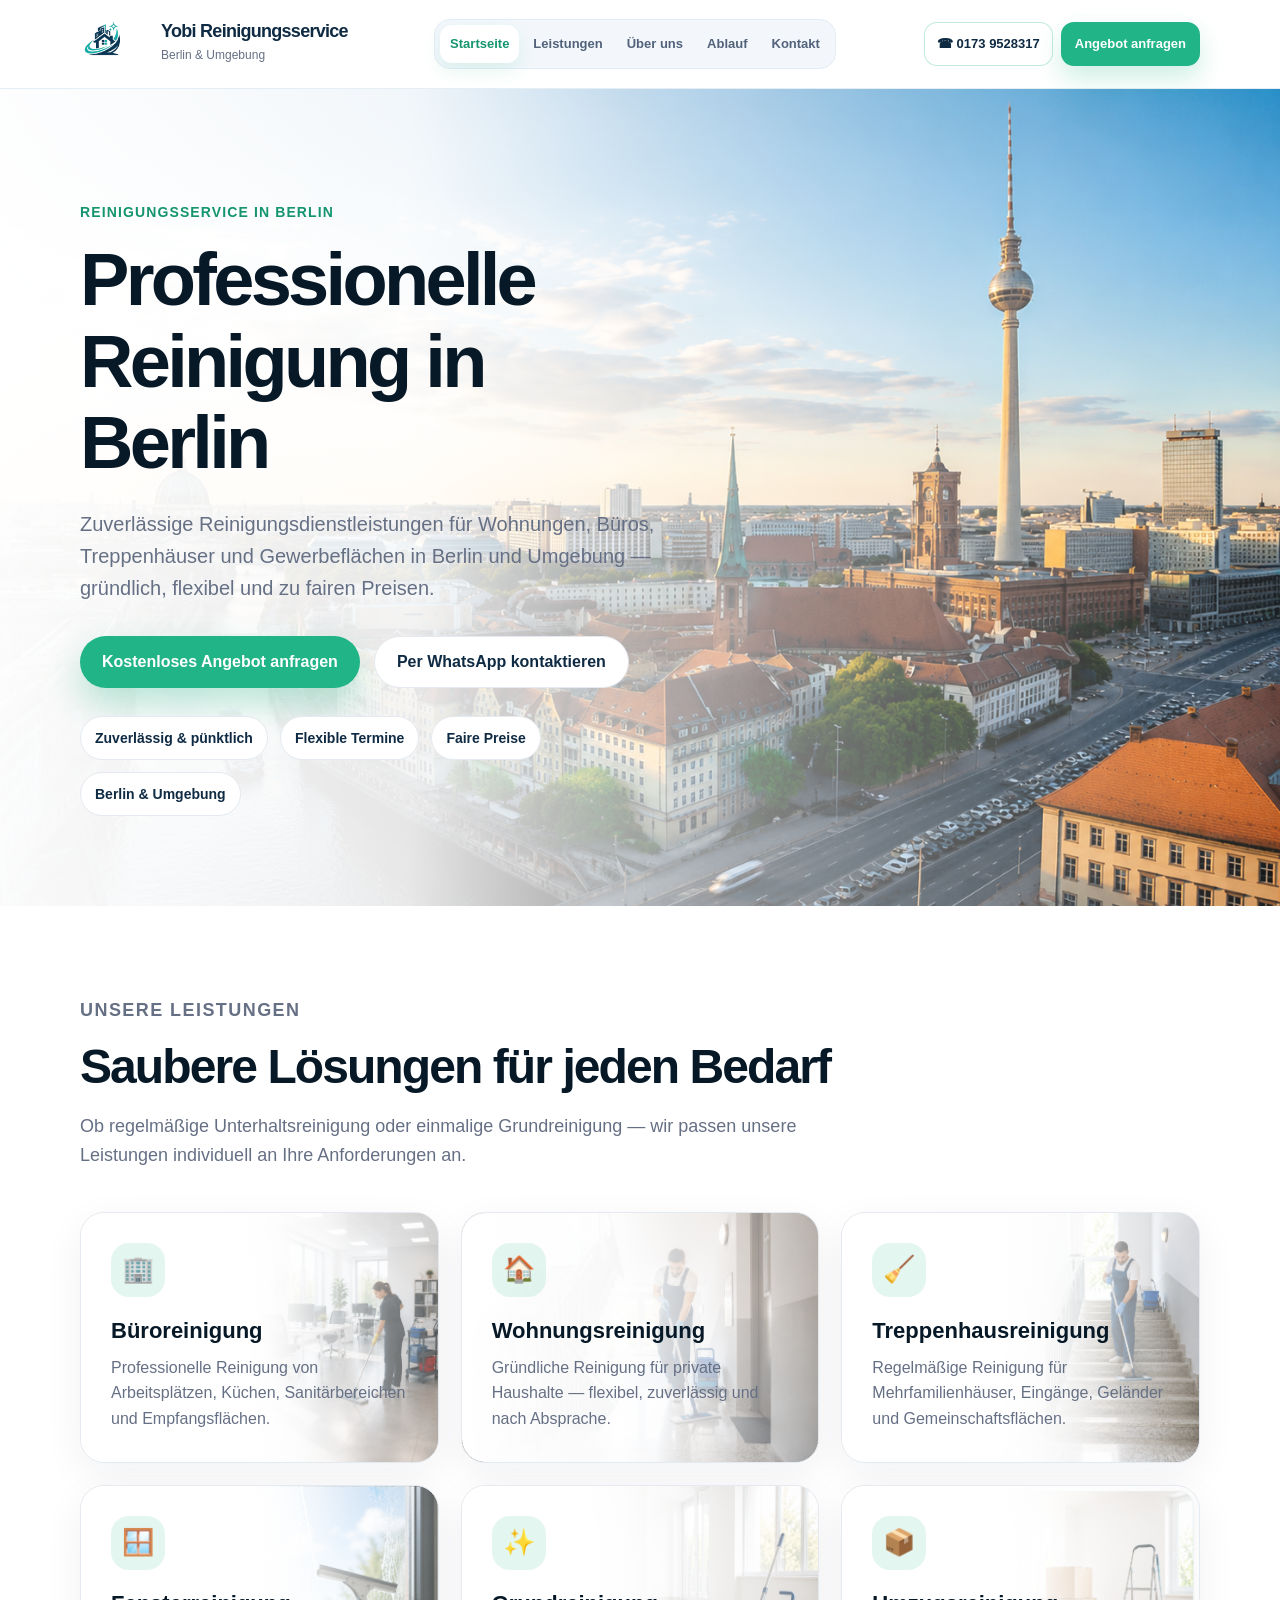
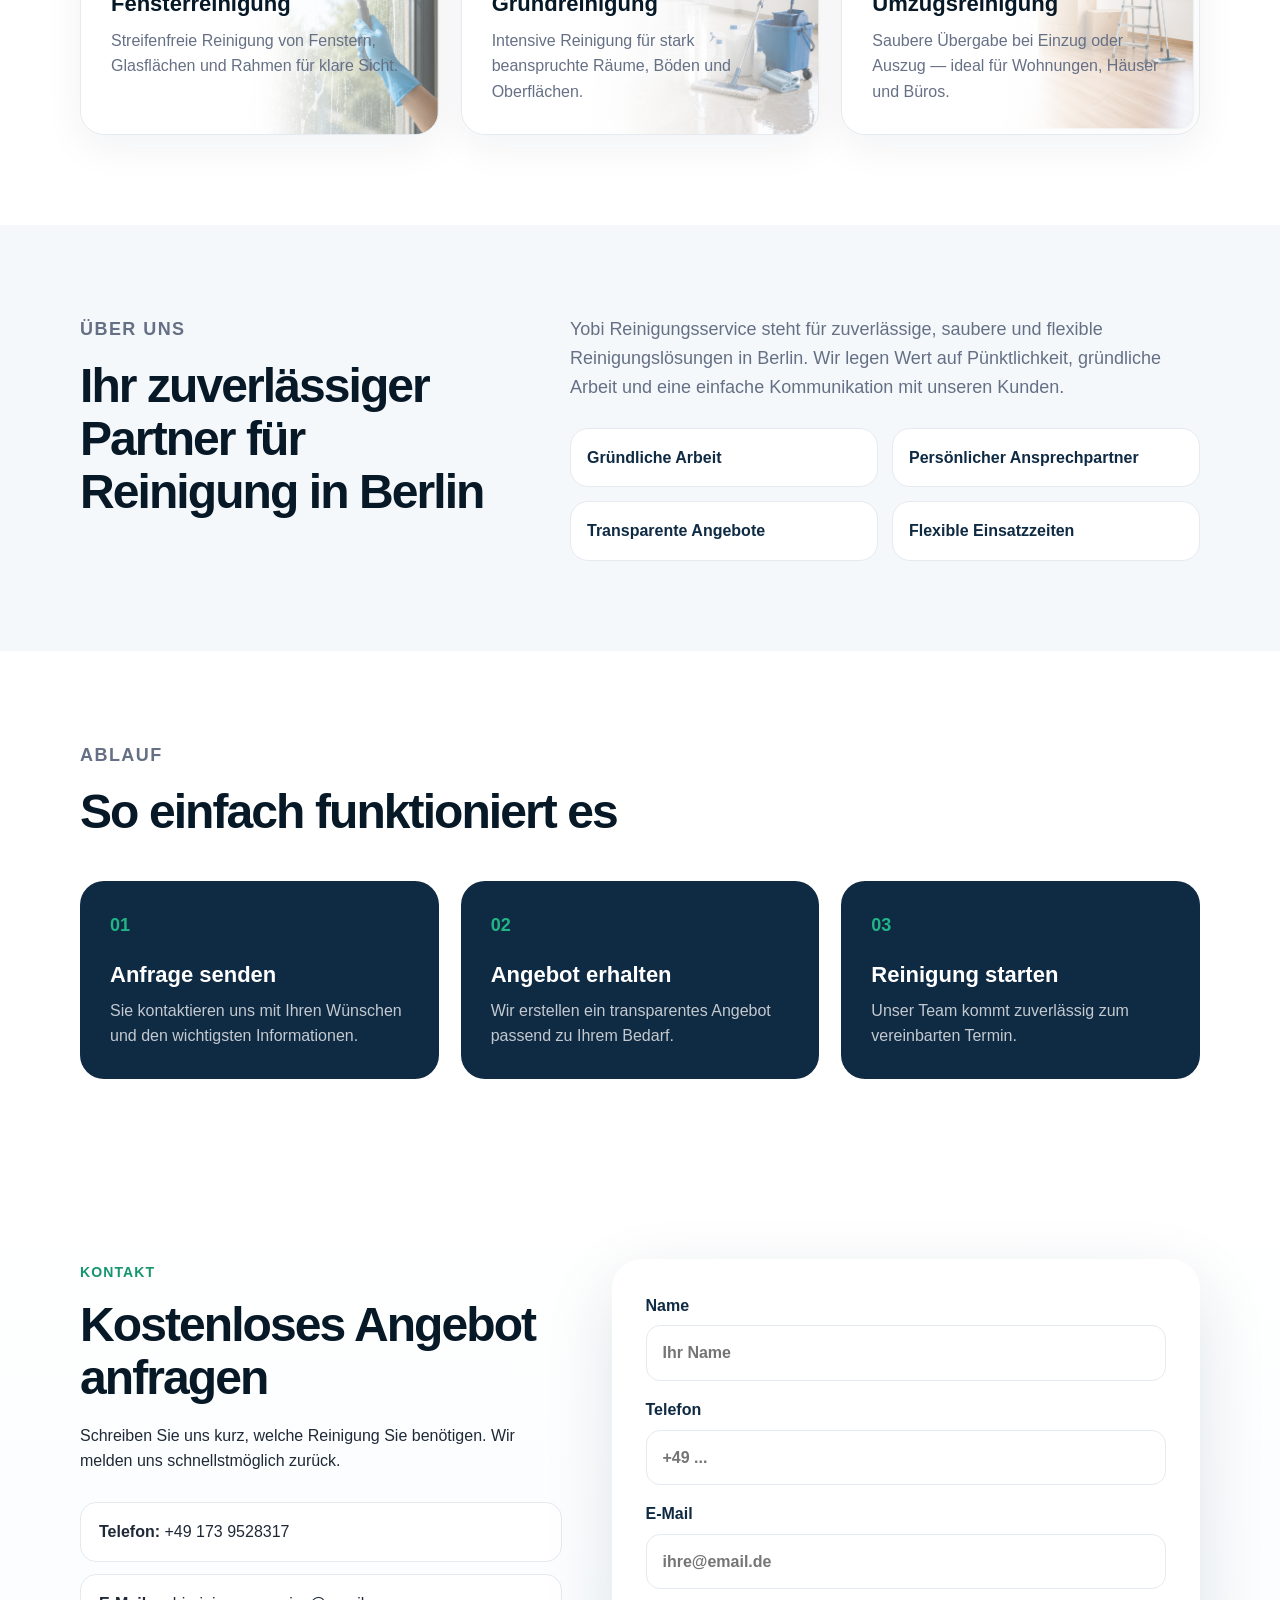
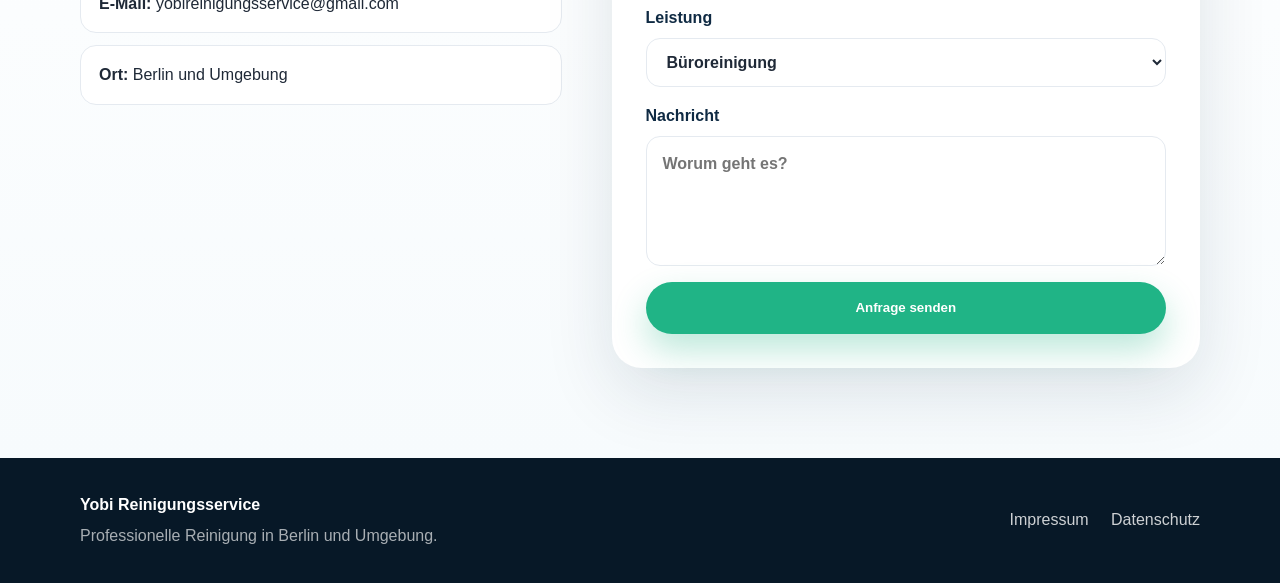
<file: index.html>
<!DOCTYPE html>
<html lang="de">
<head>
    <meta charset="UTF-8" />
    <meta name="viewport" content="width=device-width, initial-scale=1.0" />

    <title>Yobi Reinigungsservice | Reinigung in Berlin</title>
    <meta name="description" content="Professioneller Reinigungsservice in Berlin für Wohnungen, Büros, Treppenhäuser und Gewerbeflächen. Kostenloses Angebot anfragen." />

    <link rel="stylesheet" href="styles.css" />
    <script src="script.js" defer></script>
</head>

<body>
<header class="site-header">

    <!-- Desktop Header: bleibt für Computer -->
    <div class="container nav-wrapper desktop-header">
        <a href="/" class="logo">
            <img src="images/logo.png" alt="Yobi Reinigungsservice Logo" class="logo-img">
            <span>
        <strong>Yobi Reinigungsservice</strong>
        <small>Berlin & Umgebung</small>
      </span>
        </a>

        <nav class="main-nav">
            <a href="index.html#start" class="active">Startseite</a>
            <a href="index.html#leistungen">Leistungen</a>
            <a href="index.html#ueber-uns">Über uns</a>
            <a href="index.html#ablauf">Ablauf</a>
            <a href="index.html#kontakt">Kontakt</a>
        </nav>

        <div class="header-actions">
            <a href="tel:+491739528317" class="phone-btn">☎ 0173 9528317</a>
            <a href="index.html#kontakt" class="offer-btn">Angebot anfragen</a>
        </div>
    </div>

    <!-- Mobile Header: nur für Handy -->
    <div class="container mobile-header">
        <a href="/" class="mobile-logo">
            <img src="images/logo.png" alt="Yobi Reinigungsservice Logo" class="mobile-logo-img">
            <span>
      <strong>Yobi<br>Reinigungsservice</strong>
      <small>Berlin & Umgebung</small>
    </span>
        </a>

        <button class="mobile-menu-toggle" aria-label="Menü öffnen">
            <span></span>
            <span></span>
            <span></span>
        </button>

        <nav class="mobile-nav">
            <a href="/#start">Startseite</a>
            <a href="index.html#leistungen">Leistungen</a>
            <a href="index.html#ueber-uns">Über uns</a>
            <a href="index.html#ablauf">Ablauf</a>
            <a href="index.html#kontakt">Kontakt</a>
        </nav>
    </div>

</header>

<main>
    <section id="start" class="hero">
        <div class="container hero-grid">
            <div class="hero-content">
                <p class="eyebrow">Reinigungsservice in Berlin</p>

                <h1>Professionelle Reinigung in Berlin</h1>

                <p class="hero-text">
                    Zuverlässige Reinigungsdienstleistungen für Wohnungen, Büros,
                    Treppenhäuser und Gewerbeflächen in Berlin und Umgebung —
                    gründlich, flexibel und zu fairen Preisen.
                </p>

                <div class="hero-actions">
                    <a href="#kontakt" class="btn btn-primary">Kostenloses Angebot anfragen</a>
                    <a href="https://wa.me/491739528317" class="btn btn-secondary">Per WhatsApp kontaktieren</a>
                </div>

                <div class="trust-list">
                    <span>Zuverlässig & pünktlich</span>
                    <span>Flexible Termine</span>
                    <span>Faire Preise</span>
                    <span>Berlin & Umgebung</span>
                </div>
            </div>
        </div>
    </section>

    <section id="leistungen" class="section">
        <div class="container">
            <div class="section-heading">
                <p class="eyebrow">Unsere Leistungen</p>
                <h2>Saubere Lösungen für jeden Bedarf</h2>
                <p>
                    Ob regelmäßige Unterhaltsreinigung oder einmalige Grundreinigung —
                    wir passen unsere Leistungen individuell an Ihre Anforderungen an.
                </p>
            </div>

            <div class="service-grid">
                <article class="service-card service-buero">
                    <div class="service-icon">🏢</div>
                    <h3>Büroreinigung</h3>
                    <p>Professionelle Reinigung von Arbeitsplätzen, Küchen, Sanitärbereichen und Empfangsflächen.</p>
                </article>

                <article class="service-card service-wohnung">
                    <div class="service-icon">🏠</div>
                    <h3>Wohnungsreinigung</h3>
                    <p>Gründliche Reinigung für private Haushalte — flexibel, zuverlässig und nach Absprache.</p>
                </article>

                <article class="service-card service-treppenhaus">
                    <div class="service-icon">🧹</div>
                    <h3>Treppenhausreinigung</h3>
                    <p>Regelmäßige Reinigung für Mehrfamilienhäuser, Eingänge, Geländer und Gemeinschaftsflächen.</p>
                </article>

                <article class="service-card service-fenster">
                    <div class="service-icon">🪟</div>
                    <h3>Fensterreinigung</h3>
                    <p>Streifenfreie Reinigung von Fenstern, Glasflächen und Rahmen für klare Sicht.</p>
                </article>

                <article class="service-card service-grund">
                    <div class="service-icon">✨</div>
                    <h3>Grundreinigung</h3>
                    <p>Intensive Reinigung für stark beanspruchte Räume, Böden und Oberflächen.</p>
                </article>

                <article class="service-card service-umzug">
                    <div class="service-icon">📦</div>
                    <h3>Umzugsreinigung</h3>
                    <p>Saubere Übergabe bei Einzug oder Auszug — ideal für Wohnungen, Häuser und Büros.</p>
                </article>
            </div>
        </div>
    </section>

    <section id="ueber-uns" class="section section-soft">
        <div class="container split">
            <div>
                <p class="eyebrow">Über uns</p>
                <h2>Ihr zuverlässiger Partner für Reinigung in Berlin</h2>
            </div>

            <div>
                <p>
                    Yobi Reinigungsservice steht für zuverlässige, saubere und flexible
                    Reinigungslösungen in Berlin. Wir legen Wert auf Pünktlichkeit,
                    gründliche Arbeit und eine einfache Kommunikation mit unseren Kunden.
                </p>

                <div class="feature-list">
                    <span>Gründliche Arbeit</span>
                    <span>Persönlicher Ansprechpartner</span>
                    <span>Transparente Angebote</span>
                    <span>Flexible Einsatzzeiten</span>
                </div>
            </div>
        </div>
    </section>

    <section id="ablauf" class="section">
        <div class="container">
            <div class="section-heading">
                <p class="eyebrow">Ablauf</p>
                <h2>So einfach funktioniert es</h2>
            </div>

            <div class="process-grid">
                <div class="process-card">
                    <span>01</span>
                    <h3>Anfrage senden</h3>
                    <p>Sie kontaktieren uns mit Ihren Wünschen und den wichtigsten Informationen.</p>
                </div>

                <div class="process-card">
                    <span>02</span>
                    <h3>Angebot erhalten</h3>
                    <p>Wir erstellen ein transparentes Angebot passend zu Ihrem Bedarf.</p>
                </div>

                <div class="process-card">
                    <span>03</span>
                    <h3>Reinigung starten</h3>
                    <p>Unser Team kommt zuverlässig zum vereinbarten Termin.</p>
                </div>
            </div>
        </div>
    </section>

    <section id="kontakt" class="section contact-section">
        <div class="container contact-grid">
            <div>
                <p class="eyebrow">Kontakt</p>
                <h2>Kostenloses Angebot anfragen</h2>
                <p>
                    Schreiben Sie uns kurz, welche Reinigung Sie benötigen.
                    Wir melden uns schnellstmöglich zurück.
                </p>

                <div class="contact-info">
                    <p><strong>Telefon:</strong> +49 173 9528317</p>
                    <p><strong>E-Mail:</strong> yobireinigungsservice@gmail.com</p>
                    <p><strong>Ort:</strong> Berlin und Umgebung</p>
                </div>
            </div>

            <form class="contact-form" action="https://formspree.io/f/mqevqzop" method="POST">
                <label>
                    Name
                    <input type="text" name="name" placeholder="Ihr Name" required />
                </label>

                <label>
                    Telefon
                    <input type="tel" name="telefon" placeholder="+49 ..." required />
                </label>

                <label>
                    E-Mail
                    <input type="email" name="email" placeholder="ihre@email.de" required />
                </label>

                <label>
                    Leistung
                    <select name="leistung" required>
                        <option value="Büroreinigung">Büroreinigung</option>
                        <option value="Wohnungsreinigung">Wohnungsreinigung</option>
                        <option value="Treppenhausreinigung">Treppenhausreinigung</option>
                        <option value="Fensterreinigung">Fensterreinigung</option>
                        <option value="Grundreinigung">Grundreinigung</option>
                        <option value="Umzugsreinigung">Umzugsreinigung</option>
                    </select>
                </label>

                <label>
                    Nachricht
                    <textarea name="nachricht" placeholder="Worum geht es?" required></textarea>
                </label>

                <button type="submit" class="btn btn-primary">Anfrage senden</button>
            </form>
        </div>
    </section>
</main>

<footer class="site-footer">
    <div class="container footer-grid">
        <div>
            <strong>Yobi Reinigungsservice</strong>
            <p>Professionelle Reinigung in Berlin und Umgebung.</p>
        </div>

        <div>
            <a href="impressum.html">Impressum</a>
            <a href="datenschutz.html">Datenschutz</a>
        </div>
    </div>
</footer>
</body>
</html>
</file>
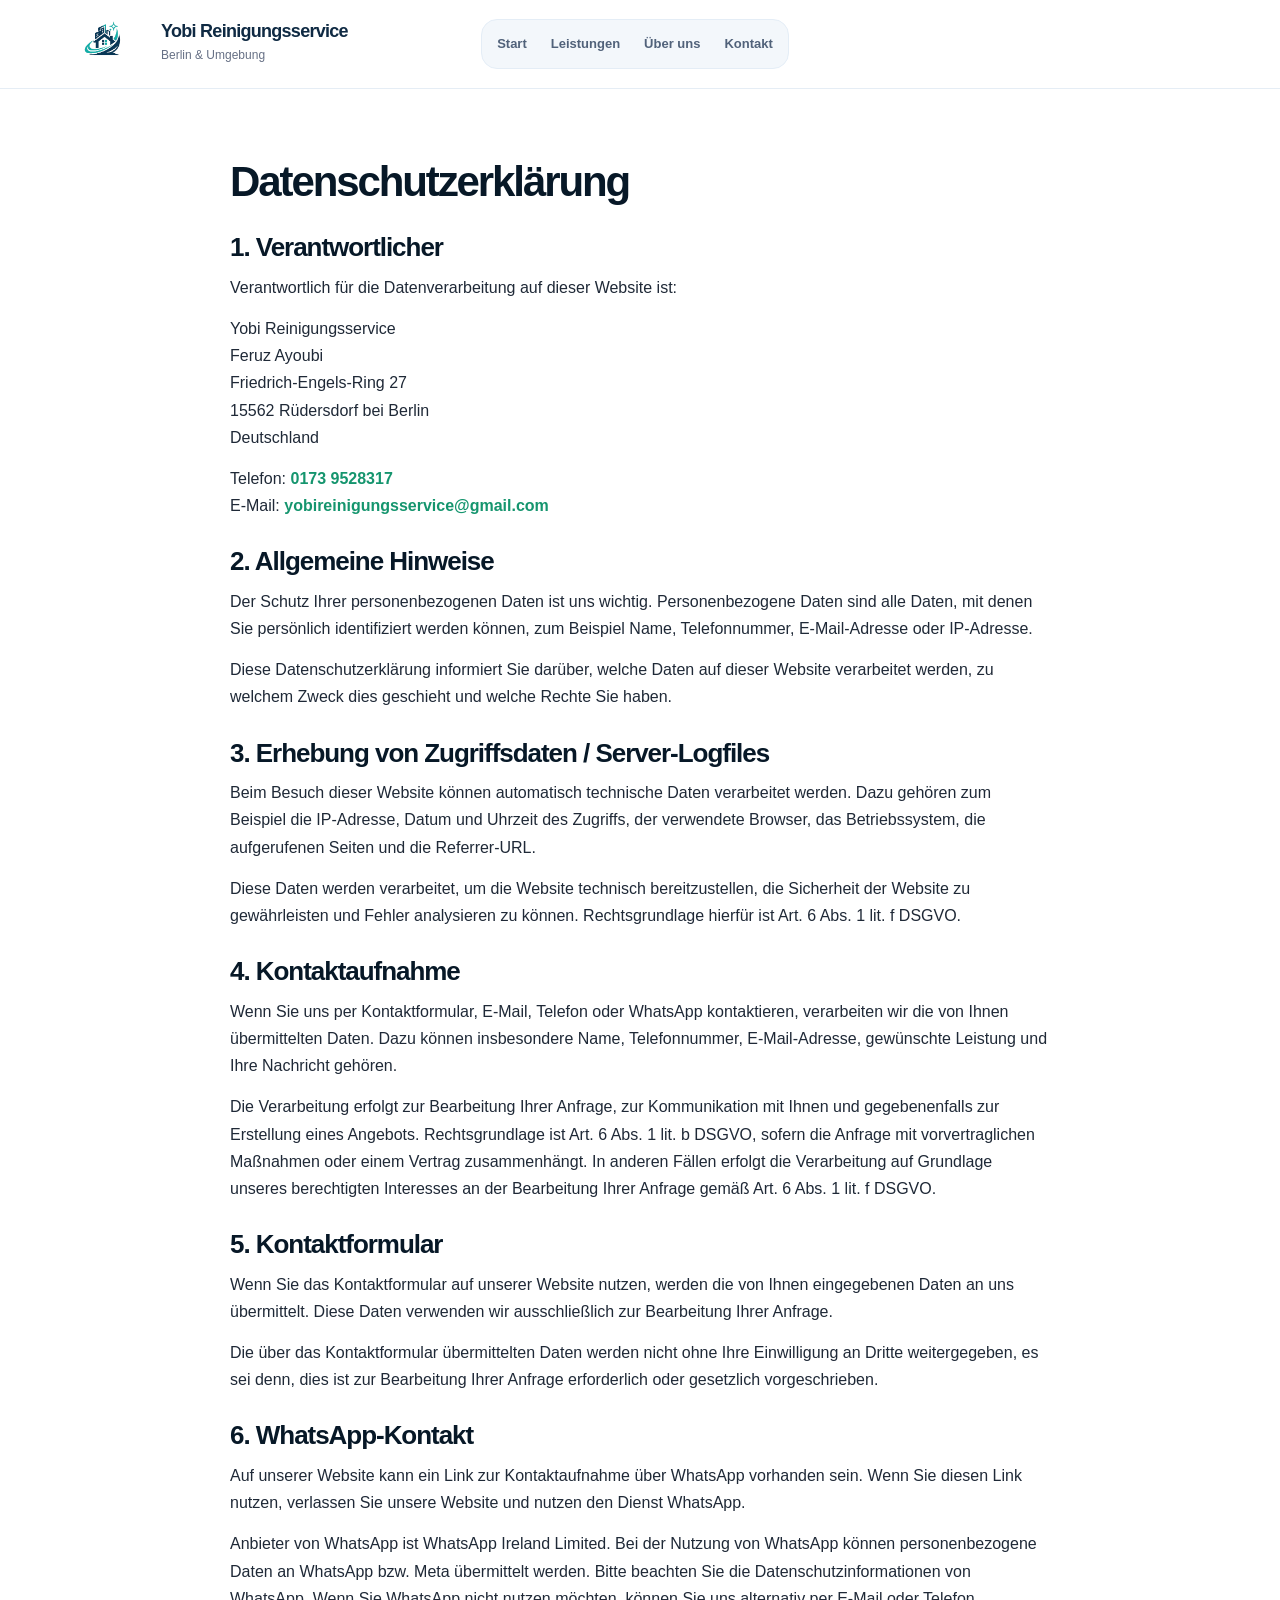
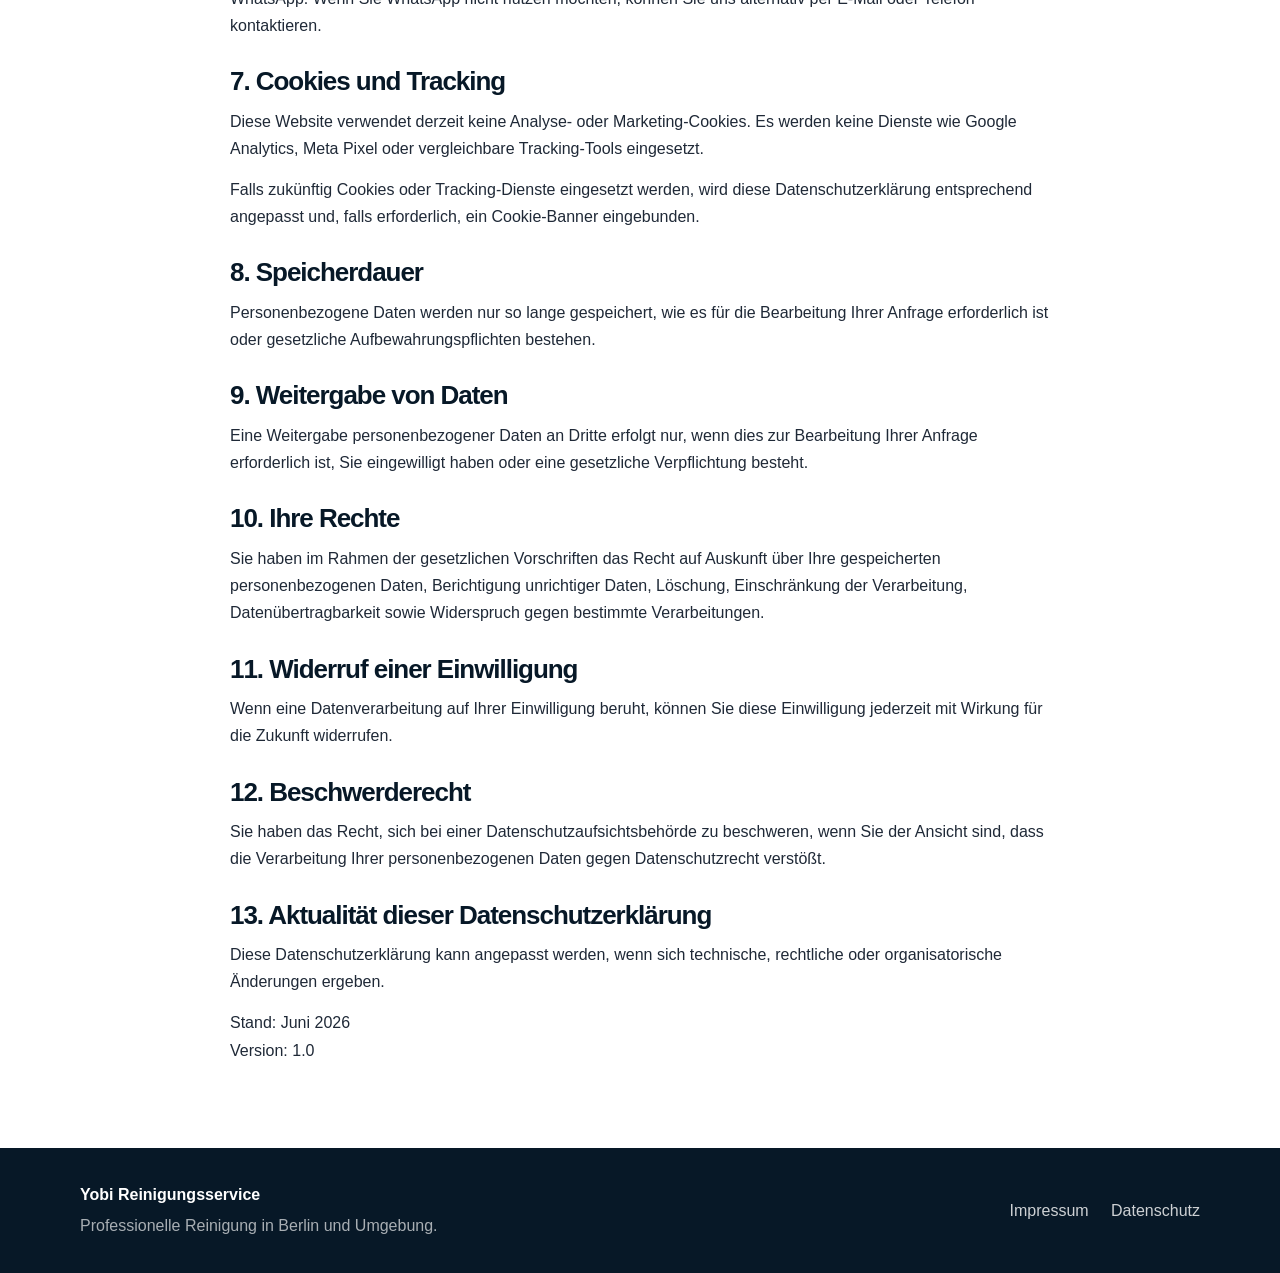
<file: datenschutz.html>
<!DOCTYPE html>
<html lang="de">
<head>
    <meta charset="UTF-8" />
    <meta name="viewport" content="width=device-width, initial-scale=1.0" />

    <title>Datenschutzerklärung | Yobi Reinigungsservice</title>
    <meta name="description" content="Datenschutzerklärung von Yobi Reinigungsservice." />

    <link rel="stylesheet" href="styles.css" />
</head>

<body>
<header class="site-header">
    <div class="container nav-wrapper">
        <a href="index.html" class="logo">
            <img src="images/logo.png" alt="Yobi Reinigungsservice Logo" class="logo-img">
            <span>
          <strong>Yobi Reinigungsservice</strong>
          <small>Berlin & Umgebung</small>
        </span>
        </a>

        <nav class="main-nav">
            <a href="index.html#start">Start</a>
            <a href="index.html#leistungen">Leistungen</a>
            <a href="index.html#ueber-uns">Über uns</a>
            <a href="index.html#kontakt">Kontakt</a>
        </nav>
    </div>
</header>

<main class="section legal-page">
    <div class="container">
        <h1>Datenschutzerklärung</h1>

        <h2>1. Verantwortlicher</h2>
        <p>
            Verantwortlich für die Datenverarbeitung auf dieser Website ist:
        </p>

        <p>
            Yobi Reinigungsservice<br>
            Feruz Ayoubi<br>
            Friedrich-Engels-Ring 27<br>
            15562 Rüdersdorf bei Berlin<br>
            Deutschland
        </p>

        <p>
            Telefon: <a href="tel:+491739528317">0173 9528317</a><br>
            E-Mail: <a href="mailto:yobireinigungsservice@gmail.com">yobireinigungsservice@gmail.com</a>
        </p>

        <h2>2. Allgemeine Hinweise</h2>
        <p>
            Der Schutz Ihrer personenbezogenen Daten ist uns wichtig. Personenbezogene Daten sind alle Daten,
            mit denen Sie persönlich identifiziert werden können, zum Beispiel Name, Telefonnummer,
            E-Mail-Adresse oder IP-Adresse.
        </p>

        <p>
            Diese Datenschutzerklärung informiert Sie darüber, welche Daten auf dieser Website verarbeitet werden,
            zu welchem Zweck dies geschieht und welche Rechte Sie haben.
        </p>

        <h2>3. Erhebung von Zugriffsdaten / Server-Logfiles</h2>
        <p>
            Beim Besuch dieser Website können automatisch technische Daten verarbeitet werden.
            Dazu gehören zum Beispiel die IP-Adresse, Datum und Uhrzeit des Zugriffs,
            der verwendete Browser, das Betriebssystem, die aufgerufenen Seiten und die Referrer-URL.
        </p>

        <p>
            Diese Daten werden verarbeitet, um die Website technisch bereitzustellen,
            die Sicherheit der Website zu gewährleisten und Fehler analysieren zu können.
            Rechtsgrundlage hierfür ist Art. 6 Abs. 1 lit. f DSGVO.
        </p>

        <h2>4. Kontaktaufnahme</h2>
        <p>
            Wenn Sie uns per Kontaktformular, E-Mail, Telefon oder WhatsApp kontaktieren,
            verarbeiten wir die von Ihnen übermittelten Daten. Dazu können insbesondere Name,
            Telefonnummer, E-Mail-Adresse, gewünschte Leistung und Ihre Nachricht gehören.
        </p>

        <p>
            Die Verarbeitung erfolgt zur Bearbeitung Ihrer Anfrage, zur Kommunikation mit Ihnen
            und gegebenenfalls zur Erstellung eines Angebots. Rechtsgrundlage ist Art. 6 Abs. 1 lit. b DSGVO,
            sofern die Anfrage mit vorvertraglichen Maßnahmen oder einem Vertrag zusammenhängt.
            In anderen Fällen erfolgt die Verarbeitung auf Grundlage unseres berechtigten Interesses
            an der Bearbeitung Ihrer Anfrage gemäß Art. 6 Abs. 1 lit. f DSGVO.
        </p>

        <h2>5. Kontaktformular</h2>
        <p>
            Wenn Sie das Kontaktformular auf unserer Website nutzen, werden die von Ihnen eingegebenen
            Daten an uns übermittelt. Diese Daten verwenden wir ausschließlich zur Bearbeitung Ihrer Anfrage.
        </p>

        <p>
            Die über das Kontaktformular übermittelten Daten werden nicht ohne Ihre Einwilligung an Dritte
            weitergegeben, es sei denn, dies ist zur Bearbeitung Ihrer Anfrage erforderlich oder gesetzlich vorgeschrieben.
        </p>

        <h2>6. WhatsApp-Kontakt</h2>
        <p>
            Auf unserer Website kann ein Link zur Kontaktaufnahme über WhatsApp vorhanden sein.
            Wenn Sie diesen Link nutzen, verlassen Sie unsere Website und nutzen den Dienst WhatsApp.
        </p>

        <p>
            Anbieter von WhatsApp ist WhatsApp Ireland Limited. Bei der Nutzung von WhatsApp können
            personenbezogene Daten an WhatsApp bzw. Meta übermittelt werden. Bitte beachten Sie die
            Datenschutzinformationen von WhatsApp. Wenn Sie WhatsApp nicht nutzen möchten, können Sie uns
            alternativ per E-Mail oder Telefon kontaktieren.
        </p>

        <h2>7. Cookies und Tracking</h2>
        <p>
            Diese Website verwendet derzeit keine Analyse- oder Marketing-Cookies.
            Es werden keine Dienste wie Google Analytics, Meta Pixel oder vergleichbare Tracking-Tools eingesetzt.
        </p>

        <p>
            Falls zukünftig Cookies oder Tracking-Dienste eingesetzt werden, wird diese Datenschutzerklärung
            entsprechend angepasst und, falls erforderlich, ein Cookie-Banner eingebunden.
        </p>

        <h2>8. Speicherdauer</h2>
        <p>
            Personenbezogene Daten werden nur so lange gespeichert, wie es für die Bearbeitung Ihrer Anfrage
            erforderlich ist oder gesetzliche Aufbewahrungspflichten bestehen.
        </p>

        <h2>9. Weitergabe von Daten</h2>
        <p>
            Eine Weitergabe personenbezogener Daten an Dritte erfolgt nur, wenn dies zur Bearbeitung Ihrer Anfrage
            erforderlich ist, Sie eingewilligt haben oder eine gesetzliche Verpflichtung besteht.
        </p>

        <h2>10. Ihre Rechte</h2>
        <p>
            Sie haben im Rahmen der gesetzlichen Vorschriften das Recht auf Auskunft über Ihre gespeicherten
            personenbezogenen Daten, Berichtigung unrichtiger Daten, Löschung, Einschränkung der Verarbeitung,
            Datenübertragbarkeit sowie Widerspruch gegen bestimmte Verarbeitungen.
        </p>

        <h2>11. Widerruf einer Einwilligung</h2>
        <p>
            Wenn eine Datenverarbeitung auf Ihrer Einwilligung beruht, können Sie diese Einwilligung jederzeit
            mit Wirkung für die Zukunft widerrufen.
        </p>

        <h2>12. Beschwerderecht</h2>
        <p>
            Sie haben das Recht, sich bei einer Datenschutzaufsichtsbehörde zu beschweren,
            wenn Sie der Ansicht sind, dass die Verarbeitung Ihrer personenbezogenen Daten gegen Datenschutzrecht verstößt.
        </p>

        <h2>13. Aktualität dieser Datenschutzerklärung</h2>
        <p>
            Diese Datenschutzerklärung kann angepasst werden, wenn sich technische, rechtliche oder organisatorische
            Änderungen ergeben.
        </p>
        <p class="privacy-version">
            Stand: Juni 2026<br>
            Version: 1.0
        </p>
    </div>
</main>

<footer class="site-footer">
    <div class="container footer-grid">
        <div>
            <strong>Yobi Reinigungsservice</strong>
            <p>Professionelle Reinigung in Berlin und Umgebung.</p>
        </div>

        <div>
            <a href="impressum.html">Impressum</a>
            <a href="datenschutz.html">Datenschutz</a>
        </div>
    </div>
</footer>
</body>
</html>
</file>
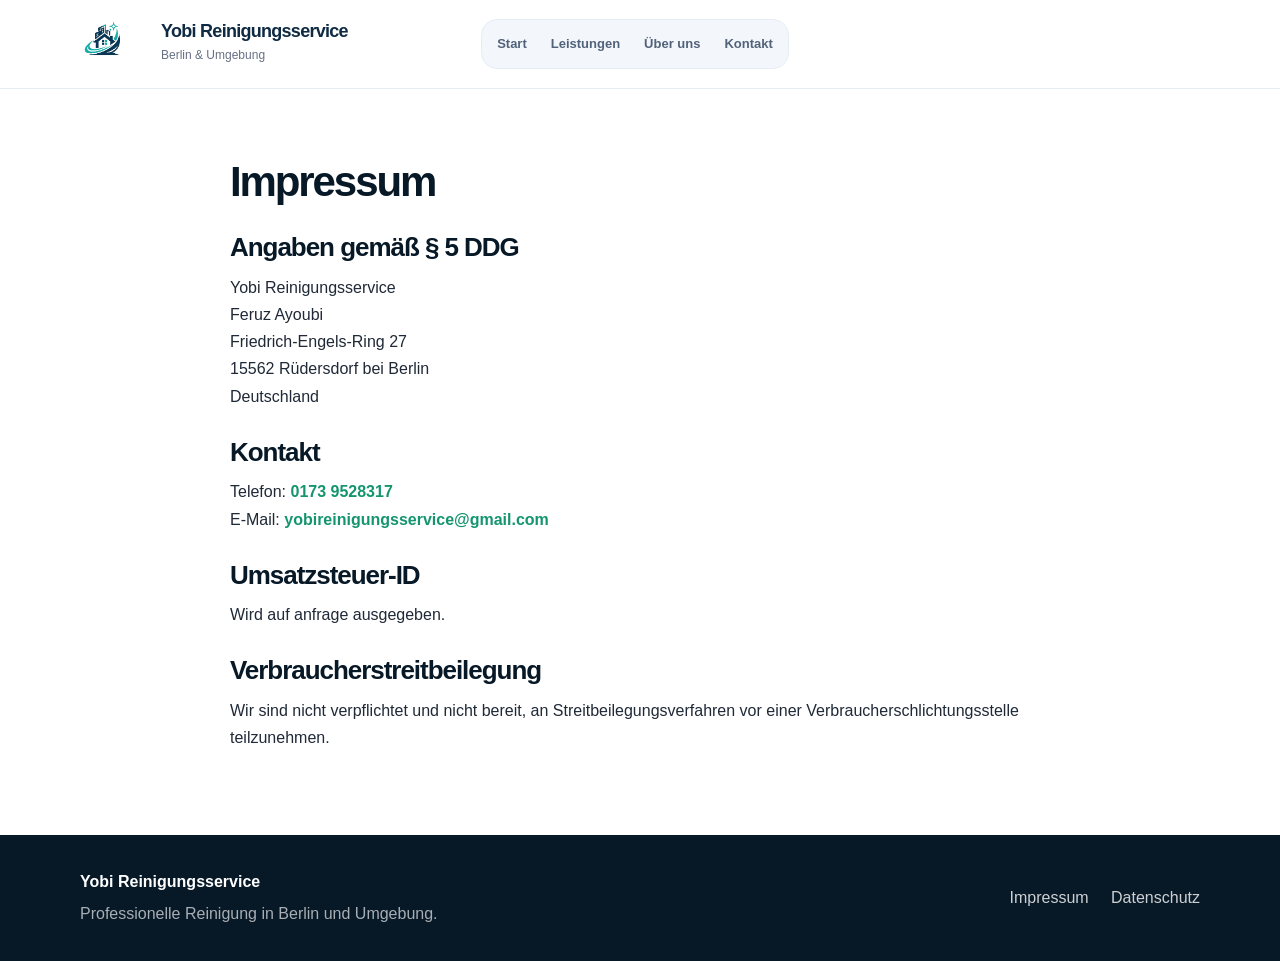
<file: impressum.html>
<!DOCTYPE html>
<html lang="de">
<head>
    <meta charset="UTF-8" />
    <meta name="viewport" content="width=device-width, initial-scale=1.0" />

    <title>Impressum | Yobi Reinigungsservice</title>
    <meta name="description" content="Impressum von Yobi Reinigungsservice." />

    <link rel="stylesheet" href="styles.css" />
</head>

<body>
<header class="site-header">
    <div class="container nav-wrapper">
        <a href="index.html" class="logo">
            <img src="images/logo.png" alt="Yobi Reinigungsservice Logo" class="logo-img">
            <span>
          <strong>Yobi Reinigungsservice</strong>
          <small>Berlin & Umgebung</small>
        </span>
        </a>

        <nav class="main-nav">
            <a href="index.html#start">Start</a>
            <a href="index.html#leistungen">Leistungen</a>
            <a href="index.html#ueber-uns">Über uns</a>
            <a href="index.html#kontakt">Kontakt</a>
        </nav>
    </div>
</header>

<main class="section legal-page">
    <div class="container">
        <h1>Impressum</h1>

        <h2>Angaben gemäß § 5 DDG</h2>

        <p>
            Yobi Reinigungsservice<br>
            Feruz Ayoubi<br>
            Friedrich-Engels-Ring 27<br>
            15562 Rüdersdorf bei Berlin<br>
            Deutschland
        </p>

        <h2>Kontakt</h2>

        <p>
            Telefon: <a href="tel:+491739528317">0173 9528317</a><br>
            E-Mail: <a href="mailto:yobireinigungsservice@gmail.com">yobireinigungsservice@gmail.com</a>
        </p>

        <h2>Umsatzsteuer-ID</h2>

        <p>
            Wird auf anfrage ausgegeben.
        </p>

        <h2>Verbraucherstreitbeilegung</h2>

        <p>
            Wir sind nicht verpflichtet und nicht bereit, an Streitbeilegungsverfahren
            vor einer Verbraucherschlichtungsstelle teilzunehmen.
        </p>
    </div>
</main>

<footer class="site-footer">
    <div class="container footer-grid">
        <div>
            <strong>Yobi Reinigungsservice</strong>
            <p>Professionelle Reinigung in Berlin und Umgebung.</p>
        </div>

        <div>
            <a href="impressum.html">Impressum</a>
            <a href="datenschutz.html">Datenschutz</a>
        </div>
    </div>
</footer>
</body>
</html>
</file>
<file: styles.css>
:root {
  --navy: #0f2a43;
  --navy-dark: #071827;
  --green: #20b486;
  --green-dark: #15956e;
  --text: #1f2937;
  --muted: #667085;
  --bg: #ffffff;
  --soft: #f5f8fb;
  --border: #e5eaf0;
  --shadow: 0 24px 70px rgba(15, 42, 67, 0.12);
  --radius: 24px;
}

* {
  box-sizing: border-box;
  margin: 0;
  padding: 0;
}

html {
  scroll-behavior: smooth;
}

body {
  font-family: Arial, Helvetica, sans-serif;
  color: var(--text);
  background: var(--bg);
  line-height: 1.6;
}

a {
  color: inherit;
  text-decoration: none;
}

.container {
  width: min(1120px, calc(100% - 40px));
  margin: 0 auto;
}

/* Header */

.site-header {
  position: sticky;
  top: 0;
  z-index: 100;
  background: rgba(255, 255, 255, 0.96);
  backdrop-filter: blur(16px);
  border-bottom: 1px solid #e5edf5;
}

.nav-wrapper {
  min-height: 88px;
  display: grid;
  grid-template-columns: 300px 1fr 310px;
  align-items: center;
  gap: 28px;
}

.logo {
  display: flex;
  align-items: center;
  gap: 5px;
  min-width: 0;
  flex-shrink: 0;
}

.logo-img {
  width: 58px;
  height: 58px;
  object-fit: contain;
  display: block;
  flex-shrink: 0;
  transform: scale(1.45);
  transform-origin: center;
  margin-right: 8px;
}

.logo strong {
  display: block;
  color: var(--navy);
  font-size: 20px;
  line-height: 0.95;
  font-weight: 900;
  letter-spacing: -0.04em;
}

.logo small {
  display: block;
  color: var(--muted);
  font-size: 13px;
  margin-top: 6px;
}
.main-nav {
  justify-self: center;
  display: flex;
  align-items: center;
  gap: 4px;
  padding: 5px;
  background: #f3f7fb;
  border: 1px solid #e4edf6;
  border-radius: 16px;
  min-width: 0;
}

.main-nav a {
  padding: 10px 12px;
  border-radius: 12px;
  color: #51627a;
  font-size: 14px;
  font-weight: 800;
  white-space: nowrap;
  transition: 0.2s ease;
}

.main-nav a:hover,
.main-nav a.active {
  color: #15956e;
  background: #ffffff;
  box-shadow: 0 8px 20px rgba(32, 180, 134, 0.12);
}
.header-actions {
  justify-self: end;
  display: flex;
  align-items: center;
  gap: 8px;
  min-width: 0;
  margin-left: auto;
}

.phone-btn {
  min-height: 44px;
  padding: 0 14px;
  border-radius: 13px;
  border: 1px solid rgba(32, 180, 134, 0.28);
  display: inline-flex;
  align-items: center;
  justify-content: center;
  color: var(--navy);
  font-size: 14px;
  font-weight: 800;
  background: #ffffff;
  white-space: nowrap;
}

.offer-btn {
  min-height: 44px;
  padding: 0 16px;
  border-radius: 13px;
  background: var(--green);
  color: #ffffff;
  display: inline-flex;
  align-items: center;
  justify-content: center;
  font-size: 14px;
  font-weight: 900;
  white-space: nowrap;
  box-shadow: 0 12px 26px rgba(32, 180, 134, 0.22);
}
@media (max-width: 1280px) {
  .nav-wrapper {
    grid-template-columns: 270px 1fr 280px;
    gap: 12px;
  }

  .logo-img {
    width: 52px;
    height: 52px;
    transform: scale(1.3);
    margin-right: 6px;
  }

  .logo strong {
    font-size: 18px;
  }

  .logo small {
    font-size: 12px;
  }

  .main-nav a {
    padding: 9px 10px;
    font-size: 13px;
  }

  .phone-btn {
    padding: 0 12px;
    font-size: 13px;
  }

  .offer-btn {
    padding: 0 14px;
    font-size: 13px;
  }
}
.offer-btn:hover {
  background: var(--green-dark);
}

.offer-btn:hover {
  background: #0b5f9d;
}

.menu-toggle {
  display: none;
  width: 44px;
  height: 44px;
  border: 1px solid var(--border);
  border-radius: 12px;
  background: #fff;
  cursor: pointer;
}

.menu-toggle span {
  display: block;
  width: 20px;
  height: 2px;
  margin: 5px auto;
  background: var(--navy);
  border-radius: 99px;
}

/* Hero */

.hero {
  padding: 90px 0 80px;
  background:
    radial-gradient(circle at top left, rgba(32, 180, 134, 0.14), transparent 35%),
    linear-gradient(180deg, #ffffff 0%, #f7fbfd 100%);
}

.hero-grid {
  display: grid;
  grid-template-columns: 1.1fr 0.9fr;
  gap: 56px;
  align-items: center;
}

.eyebrow {
  display: inline-flex;
  align-items: center;
  gap: 8px;
  color: var(--green-dark);
  font-weight: 800;
  font-size: 14px;
  letter-spacing: 0.08em;
  text-transform: uppercase;
  margin-bottom: 16px;
}

h1,
h2,
h3 {
  color: var(--navy-dark);
  line-height: 1.1;
}

h1 {
  font-size: clamp(44px, 6vw, 74px);
  letter-spacing: -0.05em;
  margin-bottom: 24px;
}

h2 {
  font-size: clamp(32px, 4vw, 48px);
  letter-spacing: -0.04em;
  margin-bottom: 18px;
}

h3 {
  font-size: 22px;
  margin-bottom: 10px;
}

.hero-text {
  font-size: 20px;
  color: var(--muted);
  max-width: 640px;
  margin-bottom: 32px;
}

.hero-actions {
  display: flex;
  flex-wrap: wrap;
  gap: 14px;
  margin-bottom: 28px;
}

.btn {
  display: inline-flex;
  align-items: center;
  justify-content: center;
  min-height: 52px;
  padding: 0 22px;
  border-radius: 999px;
  font-weight: 800;
  transition: 0.2s ease;
  border: 0;
  cursor: pointer;
}

.btn-primary {
  background: var(--green);
  color: #fff;
  box-shadow: 0 16px 34px rgba(32, 180, 134, 0.3);
}

.btn-primary:hover {
  background: var(--green-dark);
  transform: translateY(-2px);
}

.btn-secondary {
  background: #fff;
  color: var(--navy);
  border: 1px solid var(--border);
}

.btn-secondary:hover {
  transform: translateY(-2px);
  box-shadow: var(--shadow);
}

.trust-list {
  display: flex;
  flex-wrap: wrap;
  gap: 12px;
}

.trust-list span {
  padding: 10px 14px;
  border-radius: 999px;
  background: #fff;
  border: 1px solid var(--border);
  color: var(--navy);
  font-weight: 700;
  font-size: 14px;
}

.hero-card {
  position: relative;
}

.hero-image-placeholder {
  min-height: 520px;
  border-radius: 34px;
  background-image:
    linear-gradient(rgba(15, 42, 67, 0.15), rgba(15, 42, 67, 0.25)),
    url("images/berlin-hero.jpg");
  background-size: cover;
  background-position: center;
  box-shadow: var(--shadow);
  overflow: hidden;
}

.hero-image-placeholder span {
  font-size: 42px;
  color: #fff;
  font-weight: 900;
  letter-spacing: -0.04em;
}
.hero {
  padding: 110px 0 90px;
  min-height: 760px;
  display: flex;
  align-items: center;
  background-image:
    linear-gradient(
      90deg,
      rgba(255, 255, 255, 0.98) 0%,
      rgba(255, 255, 255, 0.9) 32%,
      rgba(255, 255, 255, 0.55) 55%,
      rgba(255, 255, 255, 0.08) 100%
    ),
    url("images/berlin-hero.png");
  background-size: cover;
  background-position: center right;
  background-repeat: no-repeat;
}

.stats-card {
  position: absolute;
  left: -30px;
  bottom: 34px;
  width: 260px;
  padding: 22px;
  border-radius: 22px;
  background: #fff;
  box-shadow: var(--shadow);
  display: grid;
  gap: 16px;
}

.stats-card strong {
  display: block;
  color: var(--green-dark);
  font-size: 28px;
  line-height: 1;
}

.stats-card span {
  color: var(--muted);
  font-size: 14px;
}

/* Sections */

.section {
  padding: 90px 0;
}

.section-soft {
  background: var(--soft);
}

.section-heading {
  max-width: 760px;
  margin-bottom: 42px;
}

.section-heading p {
  color: var(--muted);
  font-size: 18px;
}

.service-grid {
  display: grid;
  grid-template-columns: repeat(3, 1fr);
  gap: 22px;
}

.service-card {
  padding: 30px;
  border: 1px solid var(--border);
  border-radius: var(--radius);
  background: #fff;
  box-shadow: 0 12px 40px rgba(15, 42, 67, 0.06);
  transition: 0.2s ease;
}
.service-card {
  position: relative;
  overflow: hidden;
  background-size: cover;
  background-position: center;
  isolation: isolate;
}

.service-card::before {
  content: "";
  position: absolute;
  inset: 0;
  background: linear-gradient(
    90deg,
    rgba(255, 255, 255, 1) 0%,
    rgba(255, 255, 255, 0.96) 45%,
    rgba(255, 255, 255, 0.72) 70%,
    rgba(255, 255, 255, 0.28) 100%
  );
  z-index: -1;
}

.service-wohnung {
  background-image: url("images/wohnung.png");
}
.service-icon {
  width: 54px;
  height: 54px;
  border-radius: 18px;
  background: rgba(32, 180, 134, 0.12);
  color: var(--green-dark);
  display: grid;
  place-items: center;
  font-size: 26px;
  margin-bottom: 22px;
}
.service-fenster {
  background-image: url("images/fensterreinigung.png");
  background-position: center right;
}
.service-umzug {
  background-image: url("images/umzug.png");
  background-position: center right;
  background-size: cover;
  background-repeat: no-repeat;
}

.service-treppenhaus {
  background-image: url("images/treppen.png");
  background-position: center right;
  background-size: cover;
  background-repeat: no-repeat;
}
.service-grund {
  background-image: url("images/grund.png");
  background-position: center right;
  background-size: cover;
  background-repeat: no-repeat;
}

.service-buero {
  background-image: url("images/buero.png");
  background-position: center right;
  background-size: cover;
  background-repeat: no-repeat;
}
.service-card h3 {
  margin-bottom: 12px;
}

.service-card:hover {
  transform: translateY(-6px);
  box-shadow: var(--shadow);
  border-color: rgba(32, 180, 134, 0.35);
}

.service-card p {
  color: var(--muted);
}

/* About */

.split {
  display: grid;
  grid-template-columns: 0.8fr 1.2fr;
  gap: 70px;
  align-items: start;
}

.split p {
  color: var(--muted);
  font-size: 18px;
}

.feature-list {
  margin-top: 26px;
  display: grid;
  grid-template-columns: repeat(2, 1fr);
  gap: 14px;
}

.feature-list span {
  padding: 16px;
  border-radius: 18px;
  background: #fff;
  border: 1px solid var(--border);
  font-weight: 800;
  color: var(--navy);
}

/* Process */

.process-grid {
  display: grid;
  grid-template-columns: repeat(3, 1fr);
  gap: 22px;
}

.process-card {
  padding: 30px;
  border-radius: var(--radius);
  background: var(--navy);
  color: #fff;
}

.process-card span {
  display: inline-flex;
  margin-bottom: 24px;
  color: var(--green);
  font-size: 18px;
  font-weight: 900;
}

.process-card h3 {
  color: #fff;
}

.process-card p {
  color: rgba(255, 255, 255, 0.75);
}

/* Contact */

.contact-section {
  background: linear-gradient(180deg, #ffffff 0%, #f7fbfd 100%);
}

.contact-grid {
  display: grid;
  grid-template-columns: 0.9fr 1.1fr;
  gap: 50px;
  align-items: start;
}

.contact-info {
  margin-top: 28px;
  display: grid;
  gap: 12px;
}

.contact-info p {
  padding: 16px 18px;
  background: #fff;
  border: 1px solid var(--border);
  border-radius: 16px;
}

.contact-form {
  padding: 34px;
  border-radius: 30px;
  background: #fff;
  box-shadow: var(--shadow);
  display: grid;
  gap: 16px;
}

.contact-form label {
  display: grid;
  gap: 7px;
  font-weight: 800;
  color: var(--navy);
}

.contact-form input,
.contact-form select,
.contact-form textarea {
  width: 100%;
  border: 1px solid var(--border);
  border-radius: 14px;
  padding: 14px 16px;
  font: inherit;
  color: var(--text);
  background: #fff;
  outline: none;
}

.contact-form textarea {
  min-height: 130px;
  resize: vertical;
}

.contact-form input:focus,
.contact-form select:focus,
.contact-form textarea:focus {
  border-color: var(--green);
  box-shadow: 0 0 0 4px rgba(32, 180, 134, 0.13);
}

/* Footer */

.site-footer {
  background: var(--navy-dark);
  color: #fff;
  padding: 34px 0;
}

.footer-grid {
  display: flex;
  justify-content: space-between;
  gap: 24px;
  align-items: center;
}

.site-footer p {
  color: rgba(255, 255, 255, 0.65);
  margin-top: 6px;
}

.site-footer a {
  color: rgba(255, 255, 255, 0.8);
  margin-left: 18px;
}

.site-footer a:hover {
  color: #fff;
}

/* Mobile */

@media (max-width: 900px) {
  .menu-toggle {
    display: block;
  }

  .main-nav {
    position: absolute;
    top: 82px;
    left: 20px;
    right: 20px;
    display: none;
    flex-direction: column;
    align-items: stretch;
    gap: 0;
    padding: 16px;
    background: #fff;
    border: 1px solid var(--border);
    border-radius: 22px;
    box-shadow: var(--shadow);
  }

  .main-nav.is-open {
    display: flex;
  }

  .main-nav a {
    padding: 14px;
    border-radius: 12px;
  }

  .nav-cta {
    text-align: center;
    margin-top: 8px;
  }

  .hero-grid,
  .split,
  .contact-grid {
    grid-template-columns: 1fr;
  }

  .hero {
    padding: 60px 0;
  }

  .hero-image-placeholder {
    min-height: 340px;
  }

  .stats-card {
    position: static;
    width: 100%;
    margin-top: 18px;
  }

  .service-grid,
  .process-grid {
    grid-template-columns: 1fr;
  }

  .feature-list {
    grid-template-columns: 1fr;
  }

  .section {
    padding: 64px 0;
  }

  .footer-grid {
    flex-direction: column;
    align-items: flex-start;
  }

  .site-footer a {
    margin-left: 0;
    margin-right: 18px;
  }
}

@media (max-width: 520px) {
  .container {
    width: min(100% - 28px, 1120px);
  }

  .logo strong {
    font-size: 14px;
  }

  .logo small {
    font-size: 12px;
  }

  h1 {
    font-size: 42px;
  }

  .hero-text {
    font-size: 17px;
  }

  .hero-actions {
    flex-direction: column;
  }

  .btn {
    width: 100%;
  }

  .contact-form {
    padding: 22px;
  }
}
.hero-card,
.hero-image-placeholder {
  display: none !important;
}
.legal-page {
  padding: 70px 0;
}

.legal-page .container {
  max-width: 820px;
}

.legal-page h1 {
  font-size: 42px;
  margin-bottom: 28px;
}

.legal-page h2 {
  font-size: 26px;
  margin-top: 28px;
  margin-bottom: 12px;
}

.legal-page p {
  font-size: 16px;
  line-height: 1.7;
  color: var(--text);
  margin-bottom: 14px;
}

.legal-page a {
  color: var(--green-dark);
  font-weight: 700;
}
.logo-img {
  width: 58px !important;
  height: 58px !important;
  object-fit: contain !important;
  transform: scale(1.9) !important;
  transform-origin: center !important;
  margin-right: 18px !important;
}

/* Mobile Header komplett getrennt */

.mobile-header {
  display: none;
}

@media (max-width: 900px) {
  .desktop-header {
    display: none !important;
  }

  .mobile-header {
    min-height: 78px;
    display: flex;
    align-items: center;
    justify-content: space-between;
    position: relative;
  }

  .mobile-logo {
    display: flex;
    align-items: center;
    gap: 10px;
    min-width: 0;
  }

  .mobile-logo-img {
    width: 54px;
    height: 54px;
    object-fit: contain;
    display: block;
    flex-shrink: 0;
  }

  .mobile-logo strong {
    display: block;
    color: var(--navy);
    font-size: 15px;
    line-height: 1.05;
    font-weight: 900;
  }

  .mobile-logo small {
    display: block;
    color: var(--muted);
    font-size: 12px;
    margin-top: 4px;
  }

  .mobile-menu-toggle {
    width: 42px;
    height: 42px;
    border: 1px solid var(--border);
    border-radius: 14px;
    background: #ffffff;
    display: flex;
    flex-direction: column;
    align-items: center;
    justify-content: center;
    gap: 3px;
    cursor: pointer;
    flex-shrink: 0;
  }

  .mobile-menu-toggle span {
    width: 19px;
    height: 2px;
    display: block;
    background: var(--navy);
    border-radius: 999px;
    margin: 0;
  }

  .mobile-nav {
    position: absolute;
    top: 78px;
    left: 14px;
    right: 14px;
    display: none;
    flex-direction: column;
    gap: 6px;
    padding: 14px;
    background: #ffffff;
    border: 1px solid var(--border);
    border-radius: 22px;
    box-shadow: var(--shadow);
    z-index: 999;
  }

  .mobile-nav.is-open {
    display: flex;
  }

  .mobile-nav a {
    padding: 14px 16px;
    border-radius: 14px;
    color: var(--navy);
    font-size: 15px;
    font-weight: 800;
    background: #f7fafc;
  }

  .mobile-nav a:hover {
    background: #eef5f3;
  }

  .mobile-whatsapp {
    background: rgba(32, 180, 134, 0.12) !important;
    color: var(--green-dark) !important;
  }

  .mobile-offer {
    background: var(--green) !important;
    color: #ffffff !important;
    text-align: center;
  }

  html,
  body {
    max-width: 100%;
    overflow-x: hidden;
  }
}

@media (max-width: 900px) {
  .mobile-header {
    min-height: 82px;
    display: flex;
    align-items: center;
    justify-content: space-between;
    position: relative;
  }

  .mobile-logo {
    position: static;
    transform: none;
    display: flex;
    align-items: center;
    gap: 8px;
    text-align: left;
    max-width: 250px;
  }

  .mobile-logo-img {
    width: 46px;
    height: 46px;
    object-fit: contain;
    display: block;
    flex-shrink: 0;
  }

  .mobile-logo strong {
    display: block;
    color: var(--navy);
    font-size: 16px;
    line-height: 1.05;
    font-weight: 900;
  }

  .mobile-logo small {
    display: block;
    color: var(--muted);
    font-size: 12px;
    margin-top: 4px;
  }

  .mobile-menu-toggle {
    position: static;
    width: 42px;
    height: 42px;
    border: 1px solid var(--border);
    border-radius: 14px;
    background: #ffffff;
    display: flex;
    flex-direction: column;
    align-items: center;
    justify-content: center;
    gap: 3px;
    cursor: pointer;
    flex-shrink: 0;
  }

  .mobile-menu-toggle span {
    width: 19px;
    height: 2px;
    display: block;
    background: var(--navy);
    border-radius: 999px;
    margin: 0;
  }

  .mobile-nav {
    top: 82px;
  }
  .privacy-version {
    margin-top: 40px;
    padding-top: 20px;
    border-top: 1px solid var(--border);
    color: var(--muted);
    font-size: 14px;
  }
}
</file>
